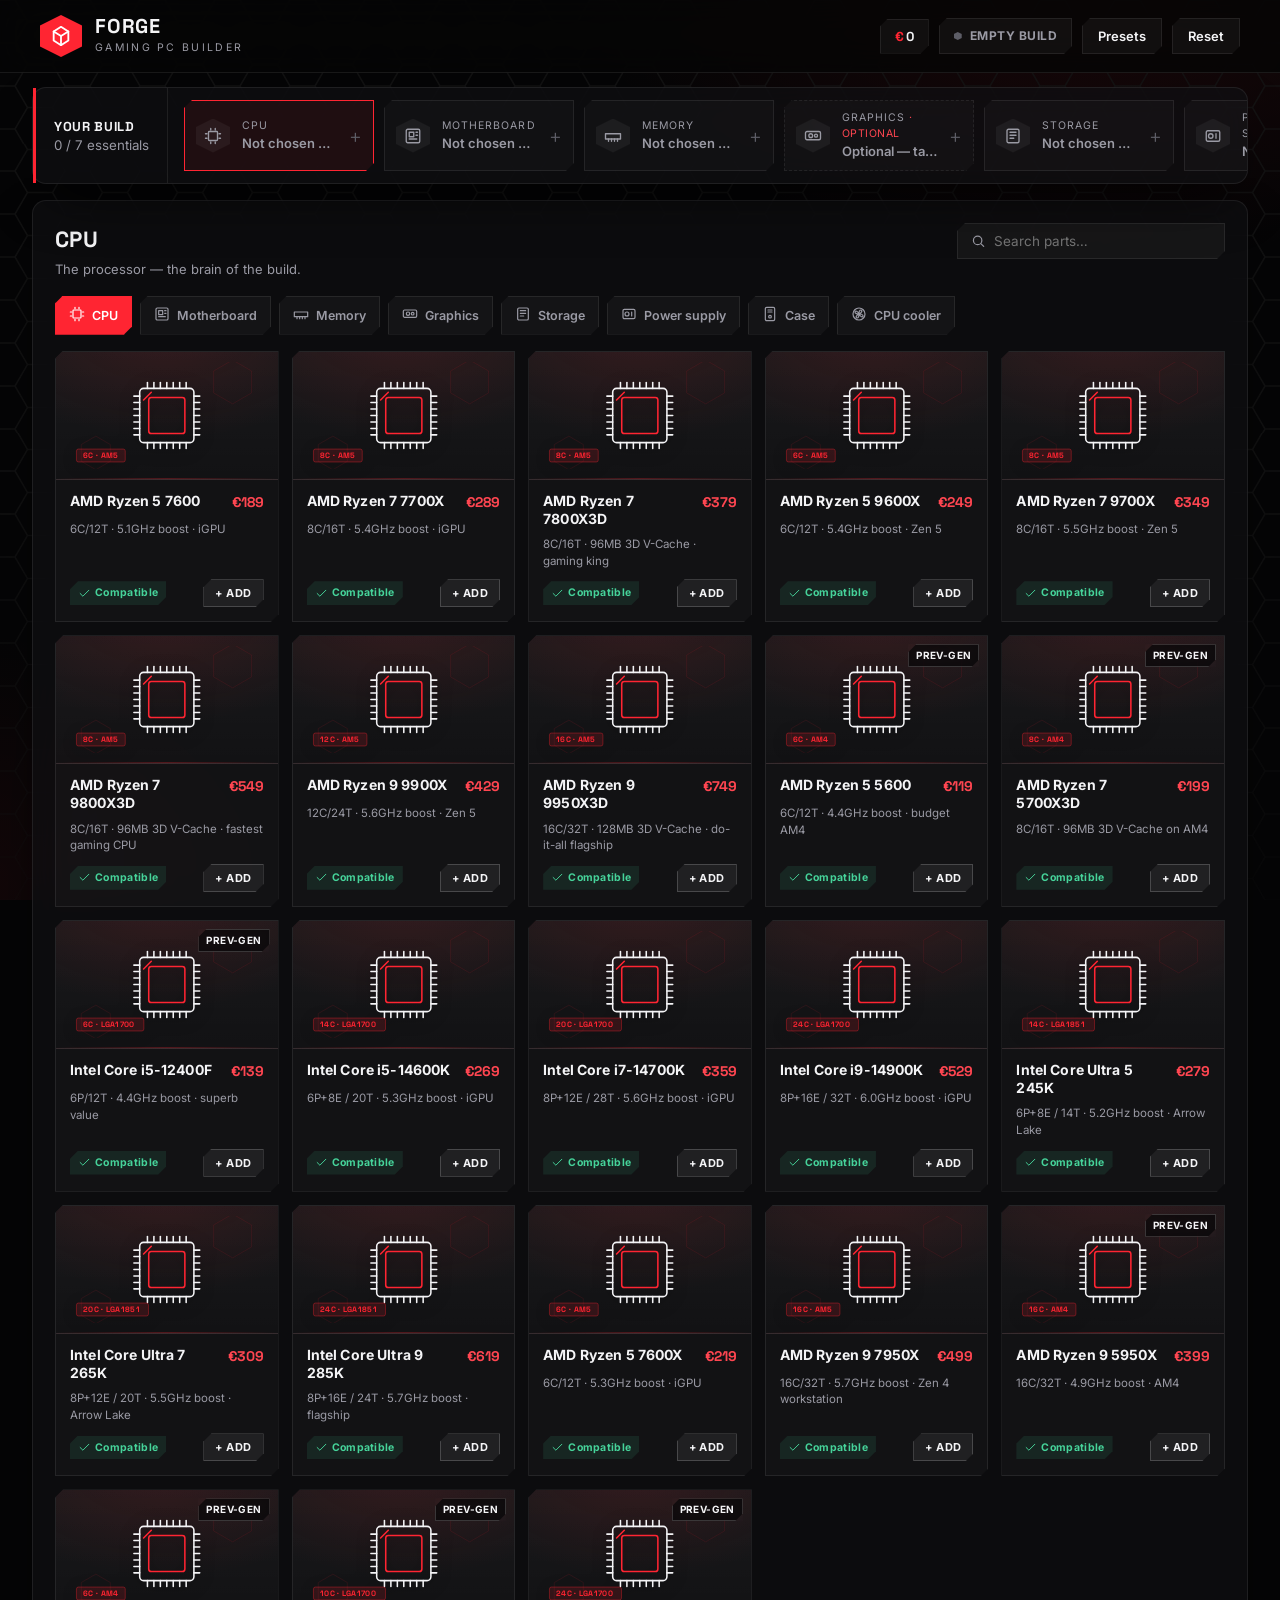
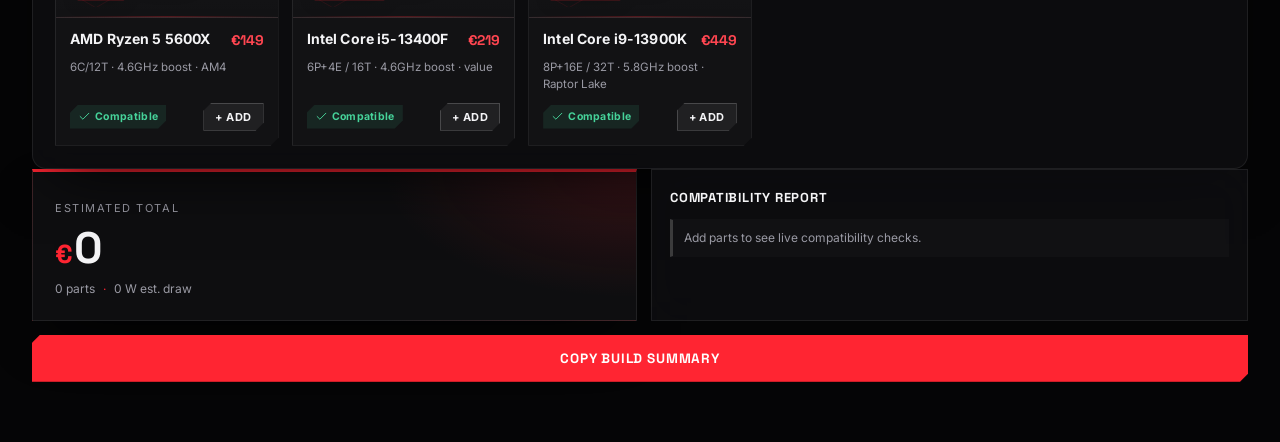
<file: index.html>
<!DOCTYPE html>
<html lang="en">
<head>
  <meta charset="UTF-8" />
  <!-- Never cache the HTML itself: the browser always re-fetches index.html and so always
       sees the current ?v= asset links. Prevents the "stuck on old cached code" problem on
       GitHub Pages (where we can't set HTTP cache headers). The ?v=N assets can still cache. -->
  <meta http-equiv="Cache-Control" content="no-cache, no-store, must-revalidate" />
  <meta http-equiv="Pragma" content="no-cache" />
  <meta http-equiv="Expires" content="0" />
  <meta name="viewport" content="width=device-width, initial-scale=1.0, viewport-fit=cover" />
  <meta name="theme-color" content="#050506" />
  <meta name="description" content="Forge — build the perfect gaming PC with real-time compatibility checking and live price estimates in euros." />
  <title>Forge · Gaming PC Builder</title>

  <link rel="icon" href="icons/icon.svg" type="image/svg+xml" />
  <link rel="stylesheet" href="css/styles.css?v=31" />
  <link rel="preconnect" href="https://fonts.googleapis.com" />
  <link rel="preconnect" href="https://fonts.gstatic.com" crossorigin />
  <link href="https://fonts.googleapis.com/css2?family=Space+Grotesk:wght@400;500;600;700&family=Inter:wght@400;500;600&display=swap" rel="stylesheet" />
</head>
<body>
  <div class="aurora" aria-hidden="true">
    <span class="blob blob-1"></span>
    <span class="blob blob-2"></span>
    <span class="blob blob-3"></span>
  </div>

  <header class="topbar">
    <div class="brand">
      <span class="brand-mark" aria-hidden="true">
        <svg viewBox="0 0 24 24" width="22" height="22" fill="none" stroke="currentColor" stroke-width="2" stroke-linecap="round" stroke-linejoin="round"><path d="M12 2 4 7v10l8 5 8-5V7z"/><path d="M12 22V12"/><path d="m4 7 8 5 8-5"/></svg>
      </span>
      <div class="brand-text">
        <h1>Forge</h1>
        <p>Gaming PC Builder</p>
      </div>
    </div>

    <div class="topbar-actions">
      <button class="topbar-total" id="topbarTotal" type="button" title="Build total — jump to the summary">
        <span class="cur">€</span><span id="topTotal">0</span>
      </button>
      <div class="health-pill" id="healthPill" title="Build health">
        <span class="health-dot"></span>
        <span id="healthLabel">Empty build</span>
      </div>
      <button class="ghost-btn" id="presetBtn" type="button" title="Start from a curated build">Presets</button>
      <button class="ghost-btn" id="resetBtn" type="button" title="Clear the build">Reset</button>
    </div>
  </header>

  <main class="layout">
    <!-- LEFT: Build slots -->
    <section class="panel build-panel" id="buildPanel" aria-label="Your build">
      <button class="panel-head build-toggle" id="buildToggle" type="button" aria-expanded="true" aria-controls="slotList">
        <span class="panel-head-main">
          <h2>Your build</h2>
          <span class="muted" id="slotProgress">0 / 7 essentials</span>
        </span>
        <span class="chevron" aria-hidden="true">
          <svg viewBox="0 0 24 24" width="18" height="18" fill="none" stroke="currentColor" stroke-width="2.4" stroke-linecap="round" stroke-linejoin="round"><path d="m6 9 6 6 6-6"/></svg>
        </span>
      </button>
      <div class="slot-collapse" id="slotCollapse">
        <ul class="slot-list" id="slotList"></ul>
      </div>
    </section>

    <!-- CENTER: Catalog -->
    <section class="panel catalog-panel" aria-label="Parts catalog">
      <div class="catalog-head">
        <div class="catalog-title">
          <h2 id="catalogTitle">Choose a category</h2>
          <p class="muted" id="catalogSub">Pick a slot on the left, or browse a category below.</p>
        </div>
        <div class="search-wrap">
          <svg viewBox="0 0 24 24" width="16" height="16" fill="none" stroke="currentColor" stroke-width="2" stroke-linecap="round"><circle cx="11" cy="11" r="7"/><path d="m21 21-4.3-4.3"/></svg>
          <input type="search" id="searchInput" placeholder="Search parts…" autocomplete="off" />
        </div>
      </div>

      <nav class="cat-tabs" id="catTabs" aria-label="Categories"></nav>

      <div class="compat-banner" id="compatBanner" hidden></div>

      <div class="part-grid" id="partGrid"></div>
      <div class="empty-state" id="emptyState" hidden>
        <p>No parts match your filter.</p>
      </div>
    </section>

    <!-- RIGHT: Summary -->
    <aside class="panel summary-panel" aria-label="Summary">
      <div class="summary-sticky">
        <div class="price-card">
          <span class="muted">Estimated total</span>
          <div class="price-big"><span class="cur">€</span><span id="totalPrice">0</span></div>
          <div class="price-meta">
            <span id="partCount">0 parts</span>
            <span class="dot-sep">·</span>
            <span id="wattReadout">0 W est. draw</span>
          </div>
          <div class="perf-estimate" id="perfEstimate" hidden>
            <div class="perf-head">
              <span class="perf-label">Performance estimate</span>
              <span class="perf-tier" id="perfTier">—</span>
            </div>
            <div class="perf-fpsrow">
              <span class="perf-fps"><span id="perfFps">—</span> <em>FPS avg</em></span>
              <span class="perf-res" id="perfRes">—</span>
            </div>
            <div class="perf-bar"><span id="perfBarFill"></span></div>
            <p class="perf-note" id="perfNote"></p>
          </div>
        </div>

        <div class="report" id="report">
          <h3>Compatibility report</h3>
          <ul class="report-list" id="reportList">
            <li class="report-item neutral">Add parts to see live compatibility checks.</li>
          </ul>
        </div>

        <div class="psu-meter" id="psuMeter" hidden>
          <div class="psu-meter-head">
            <span>PSU load</span>
            <span id="psuLoadText">—</span>
          </div>
          <div class="psu-bar"><span id="psuBarFill"></span></div>
          <p class="muted small" id="psuHint"></p>
        </div>

        <button class="primary-btn" id="shareBtn" type="button">Copy build summary</button>
      </div>
    </aside>
  </main>

  <!-- Mobile-only bottom tab navigation (desktop keeps the 3-column layout) -->
  <nav class="mobile-nav" id="mobileNav" aria-label="Sections">
    <button class="mnav-btn" data-mtab="build" type="button">
      <svg viewBox="0 0 24 24" width="22" height="22" fill="none" stroke="currentColor" stroke-width="2" stroke-linecap="round" stroke-linejoin="round"><path d="M12 2 4 7v10l8 5 8-5V7z"/><path d="m4 7 8 5 8-5"/><path d="M12 22V12"/></svg>
      <span>Build</span>
      <span class="mnav-badge" id="mnavBadge">0/7</span>
    </button>
    <button class="mnav-btn active" data-mtab="parts" type="button">
      <svg viewBox="0 0 24 24" width="22" height="22" fill="none" stroke="currentColor" stroke-width="2" stroke-linecap="round" stroke-linejoin="round"><rect x="3" y="3" width="7" height="7" rx="1"/><rect x="14" y="3" width="7" height="7" rx="1"/><rect x="3" y="14" width="7" height="7" rx="1"/><rect x="14" y="14" width="7" height="7" rx="1"/></svg>
      <span>Parts</span>
    </button>
    <button class="mnav-btn" data-mtab="summary" type="button">
      <svg viewBox="0 0 24 24" width="22" height="22" fill="none" stroke="currentColor" stroke-width="2" stroke-linecap="round" stroke-linejoin="round"><path d="M4 3h16v18l-3-2-2 2-3-2-3 2-2-2-3 2z"/><path d="M8 8h8M8 12h8M8 16h5"/></svg>
      <span class="mnav-total"><span class="cur">€</span><span id="mnavTotal">0</span></span>
    </button>
  </nav>

  <!-- Part detail route (hash: #/part/<id>) -->
  <section class="detail-view" id="partDetail" hidden aria-label="Part details"></section>

  <!-- Preset modal -->
  <div class="modal-backdrop" id="presetModal" hidden>
    <div class="modal" role="dialog" aria-modal="true" aria-labelledby="presetHeading">
      <div class="modal-head">
        <h2 id="presetHeading">Curated builds</h2>
        <button class="icon-btn" id="presetClose" aria-label="Close">✕</button>
      </div>
      <div class="preset-grid" id="presetGrid"></div>
    </div>
  </div>

  <div class="toast" id="toast" role="status" aria-live="polite" hidden></div>

  <script src="js/data.js?v=31"></script>
  <script src="js/art.js?v=31"></script>
  <script src="js/compat.js?v=31"></script>
  <script src="js/app.js?v=31"></script>
  <script>
    /* PWA/service-worker support was removed. This one-time cleanup unregisters any
       service worker a returning visitor still has and clears its caches, so nobody
       gets stuck being served stale files. Safe to delete once installs have aged out. */
    if ('serviceWorker' in navigator) {
      navigator.serviceWorker.getRegistrations().then((rs) => rs.forEach((r) => r.unregister())).catch(() => {});
      if (window.caches && caches.keys) {
        caches.keys().then((ks) => ks.forEach((k) => caches.delete(k))).catch(() => {});
      }
    }
  </script>
</body>
</html>
</file>
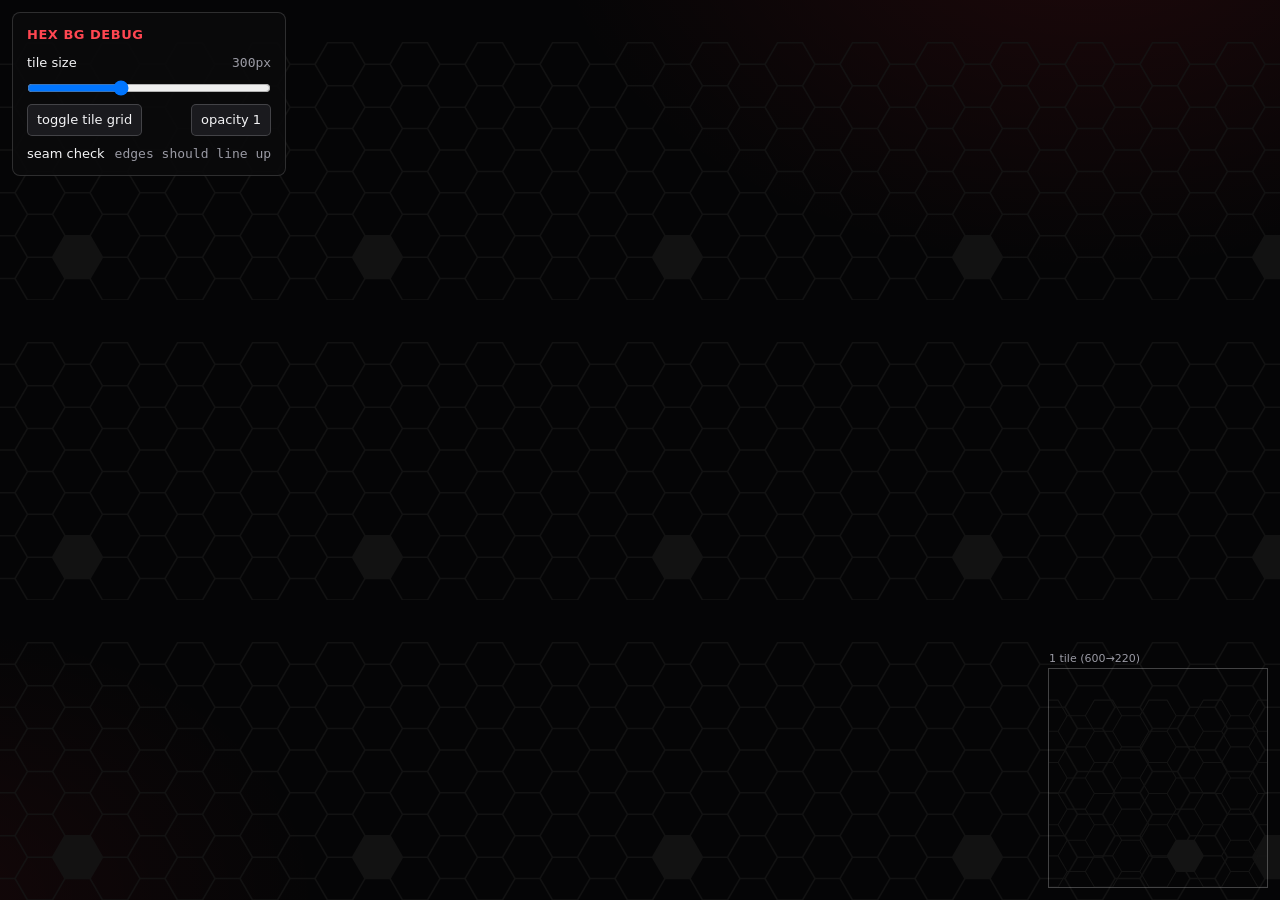
<file: debug/hex-bg.html>
<!DOCTYPE html>
<html lang="en">
<head>
  <meta charset="UTF-8" />
  <meta name="viewport" content="width=device-width, initial-scale=1.0" />
  <title>Hex background debug</title>
  <style>
    :root {
      --bg: #050506;
      --tile: 300px;               /* JS-controllable */
      --hex-src: url("../img/hex-tile.svg");
    }
    * { box-sizing: border-box; margin: 0; }
    html, body { height: 100%; }
    body { background: var(--bg); color: #f4f4f6; font: 13px/1.5 system-ui, sans-serif; overflow: hidden; }

    /* Exact replica of the app's .aurora + ::after background layer */
    .aurora { position: fixed; inset: 0; z-index: -2; overflow: hidden;
      background:
        radial-gradient(900px 600px at 85% -10%, rgba(255,37,50,0.10), transparent 60%),
        radial-gradient(700px 500px at -5% 100%, rgba(255,37,50,0.06), transparent 55%),
        var(--bg);
    }
    .aurora::after { content: ''; position: absolute; inset: 0; opacity: 0.85;
      background-image: var(--hex-src);
      background-repeat: repeat; background-size: var(--tile) var(--tile); background-position: center top;
    }

    /* Tile-boundary overlay: a grid whose cells are exactly one tile, so any
       break in the hex pattern at a cell edge = a seam / non-seamless tile. */
    .grid { position: fixed; inset: 0; z-index: -1; pointer-events: none; opacity: 0; transition: opacity .15s;
      background-image:
        linear-gradient(to right, rgba(0,255,120,0.9) 0 1px, transparent 1px),
        linear-gradient(to bottom, rgba(0,255,120,0.9) 0 1px, transparent 1px);
      background-size: var(--tile) var(--tile); background-position: center top;
    }
    body.show-grid .grid { opacity: 1; }

    .panel { position: fixed; top: 12px; left: 12px; z-index: 5;
      background: rgba(10,10,12,0.9); border: 1px solid rgba(255,255,255,0.15);
      padding: 12px 14px; border-radius: 8px; display: grid; gap: 8px; min-width: 220px; }
    .panel h1 { font-size: 13px; letter-spacing: .04em; text-transform: uppercase; color: #ff4651; }
    .row { display: flex; align-items: center; justify-content: space-between; gap: 10px; }
    button, input { font: inherit; }
    button { cursor: pointer; background: #1a1a1e; color: #f4f4f6; border: 1px solid rgba(255,255,255,0.18); padding: 5px 9px; border-radius: 5px; }
    button:hover { background: #ff2532; border-color: #ff2532; }
    code { color: #9a9aa4; }

    /* One raw tile, unrepeated, for inspecting the tile's own edges */
    .single { position: fixed; bottom: 12px; right: 12px; z-index: 5;
      width: 220px; height: 220px; border: 1px solid rgba(255,255,255,0.25);
      background-image: var(--hex-src); background-size: 100% 100%; background-repeat: no-repeat; }
    .single::after { content: '1 tile (600→220)'; position: absolute; top: -18px; left: 0; color: #9a9aa4; font-size: 11px; }
  </style>
</head>
<body>
  <div class="aurora"></div>
  <div class="grid"></div>

  <div class="panel">
    <h1>Hex BG debug</h1>
    <div class="row"><span>tile size</span><code id="tileVal">300px</code></div>
    <input id="tile" type="range" min="120" max="600" step="10" value="300" />
    <div class="row">
      <button id="gridBtn">toggle tile grid</button>
      <button id="opacBtn">opacity 1</button>
    </div>
    <div class="row"><span>seam check</span><code id="hint">edges should line up</code></div>
  </div>

  <div class="single" title="a single, unrepeated tile"></div>

  <script>
    const root = document.documentElement;
    const tile = document.getElementById('tile');
    const tileVal = document.getElementById('tileVal');
    tile.addEventListener('input', () => {
      root.style.setProperty('--tile', tile.value + 'px');
      tileVal.textContent = tile.value + 'px';
    });
    document.getElementById('gridBtn').onclick = () => document.body.classList.toggle('show-grid');
    let full = false;
    document.getElementById('opacBtn').onclick = (e) => {
      full = !full;
      document.querySelector('.aurora').style.setProperty('--o', full ? 1 : .85);
      document.styleSheets[0]; // noop
      document.querySelector('.aurora').firstElementChild; // noop
      const style = document.createElement('style');
      style.textContent = `.aurora::after{opacity:${full ? 1 : .85} !important}`;
      document.head.appendChild(style);
      e.target.textContent = full ? 'opacity .85' : 'opacity 1';
    };
  </script>
</body>
</html>
</file>
<file: css/styles.css>
/* =========================================================================
   Forge · Styles — hard red / white on black, hexagon aesthetic
   ========================================================================= */
:root {
  --bg: #050506;
  --bg-2: #0a0a0c;
  --panel: rgba(16, 16, 18, 0.72);
  --panel-solid: #0e0e10;
  --stroke: rgba(255, 255, 255, 0.08);
  --stroke-strong: rgba(255, 255, 255, 0.18);
  --text: #f4f4f6;
  --muted: #9a9aa4;
  --muted-2: #5d5d66;

  --red: #ff2532;
  --red-bright: #ff4651;
  --red-deep: #9c0d16;
  --red-glow: rgba(255, 37, 50, 0.55);

  --ok: #46d39a;
  --warn: #f5a524;
  --err: #ff2532;
  --info: #d8d8de;

  --radius: 14px;
  --radius-sm: 10px;
  --shadow: 0 24px 60px -22px rgba(0, 0, 0, 0.85);
  --shadow-glow: 0 0 0 1px var(--stroke), 0 18px 44px -22px var(--red-glow);

  --font: 'Inter', system-ui, -apple-system, 'Segoe UI', sans-serif;
  --display: 'Space Grotesk', var(--font);

  /* angular "serious" corner cut for buttons/badges */
  --cut: polygon(8px 0, 100% 0, 100% calc(100% - 8px), calc(100% - 8px) 100%, 0 100%, 0 8px);
}

* { box-sizing: border-box; margin: 0; padding: 0; }
/* The `hidden` attribute must always win — otherwise an explicit `display`
   rule (e.g. on .modal-backdrop) keeps an invisible overlay on top of the
   page, silently intercepting every click. */
[hidden] { display: none !important; }
html { scroll-behavior: smooth; }
body {
  font-family: var(--font);
  background: var(--bg);
  color: var(--text);
  line-height: 1.5;
  min-height: 100vh;
  overflow-x: hidden;
  -webkit-font-smoothing: antialiased;
}

/* ---- Themed scrollbars ---- */
* { scrollbar-width: thin; scrollbar-color: var(--red-deep) transparent; }
*::-webkit-scrollbar { width: 10px; height: 10px; }
*::-webkit-scrollbar-track { background: rgba(255, 255, 255, 0.025); }
*::-webkit-scrollbar-thumb {
  background: linear-gradient(180deg, var(--red), var(--red-deep));
  border: 2px solid var(--bg); border-radius: 2px;
}
*::-webkit-scrollbar-thumb:hover { background: var(--red-bright); }
*::-webkit-scrollbar-corner { background: transparent; }

/* ---- Background: hexagon grid + red glow ---- */
.aurora { position: fixed; inset: 0; z-index: -1; overflow: hidden;
  background:
    radial-gradient(900px 600px at 85% -10%, rgba(255, 37, 50, 0.10), transparent 60%),
    radial-gradient(700px 500px at -5% 100%, rgba(255, 37, 50, 0.06), transparent 55%),
    var(--bg);
}
/* Tileable hexagon mesh (external SVG, fill #141414) sits on the near-black base.
   Kept subtle so the red glows and content stay dominant.
   The SVG's viewBox is cropped to exactly ONE vertical hex period (1200/7 ≈ 171.43u);
   its 600×171.43 aspect must be preserved when tiling or the tile stops being seamless,
   so use `300px auto` (→ 300×85.71) — never a square size like `300px 300px`. */
.aurora::after { content: ''; position: absolute; inset: 0; opacity: 0.85;
  background-image: url("../img/hex-tile.svg?v=11");
  background-repeat: repeat; background-size: 300px auto; background-position: center top;
  -webkit-mask-image: radial-gradient(140% 120% at 50% 0%, #000 55%, transparent 100%);
          mask-image: radial-gradient(140% 120% at 50% 0%, #000 55%, transparent 100%);
}
.blob { display: none; }

/* ---- Topbar ---- */
.topbar {
  position: sticky; top: 0; z-index: 40;
  display: flex; align-items: center; justify-content: space-between; gap: 16px;
  padding: 15px clamp(16px, 4vw, 40px);
  background: rgba(5, 5, 6, 0.82);
  backdrop-filter: blur(18px) saturate(120%);
  border-bottom: 1px solid var(--stroke);
}
.brand { display: flex; align-items: center; gap: 13px; }
.brand-mark {
  display: grid; place-items: center; width: 42px; height: 42px; color: #fff;
  background: var(--red);
  clip-path: polygon(50% 0, 100% 25%, 100% 75%, 50% 100%, 0 75%, 0 25%);
  box-shadow: 0 8px 22px -8px var(--red-glow);
}
.brand-text h1 { font-family: var(--display); font-size: 20px; letter-spacing: 0.04em; line-height: 1; text-transform: uppercase; }
.brand-text p { font-size: 10.5px; color: var(--muted); letter-spacing: 0.22em; text-transform: uppercase; margin-top: 4px; }

.topbar-actions { display: flex; align-items: center; gap: 10px; }
.ghost-btn {
  font-family: var(--font); font-size: 13px; font-weight: 600; color: var(--text);
  background: rgba(255, 255, 255, 0.04); border: 1px solid var(--stroke);
  padding: 9px 15px; cursor: pointer; transition: all 0.16s; clip-path: var(--cut);
}

/* Running total in the topbar — only shown in the tablet band (901–1180px),
   where the summary panel lives below the whole catalog. */
.topbar-total {
  display: none; align-items: center; gap: 2px;
  font-family: var(--display); font-size: 13px; font-weight: 700; color: var(--text);
  background: rgba(255, 255, 255, 0.04); border: 1px solid var(--stroke);
  padding: 8px 14px; cursor: pointer; clip-path: var(--cut);
}
.topbar-total .cur { color: var(--red); }

.health-pill {
  display: inline-flex; align-items: center; gap: 8px;
  font-size: 12px; font-weight: 700; padding: 8px 14px; letter-spacing: 0.04em; text-transform: uppercase;
  border: 1px solid var(--stroke); background: rgba(255, 255, 255, 0.04); color: var(--muted);
  clip-path: var(--cut);
}
.health-dot { width: 8px; height: 8px; background: var(--muted-2); clip-path: polygon(50% 0, 100% 25%, 100% 75%, 50% 100%, 0 75%, 0 25%); }
.health-pill.empty { color: var(--muted); }
.health-pill.ok    { color: var(--ok);  border-color: rgba(70, 211, 154, 0.4); background: rgba(70, 211, 154, 0.10); }
.health-pill.warn  { color: var(--warn);border-color: rgba(245, 165, 36, 0.4); background: rgba(245, 165, 36, 0.10); }
.health-pill.error { color: var(--red-bright); border-color: rgba(255, 37, 50, 0.45); background: rgba(255, 37, 50, 0.12); }
.health-pill.ok .health-dot   { background: var(--ok); }
.health-pill.warn .health-dot { background: var(--warn); }
.health-pill.error .health-dot{ background: var(--red); animation: pulse 1.1s infinite; }
@keyframes pulse { 0% { box-shadow: 0 0 0 0 var(--red-glow); } 70% { box-shadow: 0 0 0 7px transparent; } 100% { box-shadow: 0 0 0 0 transparent; } }

/* ---- Layout ---- */
.layout {
  display: grid; grid-template-columns: 320px minmax(0, 1fr) 340px;
  gap: 18px; padding: 18px clamp(14px, 4vw, 40px) 60px;
  max-width: 1660px; margin: 0 auto; align-items: start;
}
.panel {
  background: var(--panel); border: 1px solid var(--stroke); border-radius: var(--radius);
  backdrop-filter: blur(20px) saturate(120%); box-shadow: var(--shadow);
}

/* ---- Build panel (left) ---- */
/* Sticky, but NOT internally scrolled — the whole page scrolls. A sticky column
   taller than the viewport still reveals its bottom at max page scroll (its bottom
   aligns with the grid cell / page bottom), so nothing is trapped, and we avoid a
   second nested scrollbar (owner: too many individual scrollers feels crowded). */
.build-panel { padding: 0; position: sticky; top: 90px; overflow: hidden; }
.build-toggle {
  width: 100%; display: flex; align-items: center; justify-content: space-between; gap: 12px;
  background: none; border: none; cursor: pointer; color: var(--text);
  padding: 18px 20px; text-align: left; font-family: var(--font);
  border-left: 3px solid var(--red);
}
.panel-head-main { display: flex; align-items: baseline; gap: 12px; flex-wrap: wrap; }
.build-toggle h2 { font-family: var(--display); font-size: 15px; letter-spacing: 0.05em; text-transform: uppercase; }
.chevron { display: grid; place-items: center; color: var(--muted); transition: transform 0.3s cubic-bezier(0.2, 0.8, 0.2, 1); }
.build-panel.collapsed .chevron { transform: rotate(-90deg); }
.muted { color: var(--muted); }
.small { font-size: 12px; }

.slot-collapse {
  display: grid; grid-template-columns: minmax(0, 1fr); grid-template-rows: 1fr;
  transition: grid-template-rows 0.34s cubic-bezier(0.2, 0.8, 0.2, 1), opacity 0.24s;
  overflow: hidden; opacity: 1;
}
.build-panel.collapsed .slot-collapse { grid-template-rows: 0fr; opacity: 0; }
.slot-list { list-style: none; display: flex; flex-direction: column; gap: 9px; padding: 0 16px 18px; min-height: 0; }

.slot {
  display: flex; align-items: center; gap: 12px; padding: 10px 12px;
  border: 1px solid var(--stroke); background: rgba(255, 255, 255, 0.02);
  cursor: pointer; transition: all 0.16s; position: relative;
  clip-path: var(--cut);
}
.slot.active { border-color: var(--red); background: rgba(255, 37, 50, 0.08); }
.slot-ico { display: grid; place-items: center; width: 38px; height: 38px; flex-shrink: 0;
  background: rgba(255, 255, 255, 0.05); color: var(--muted);
  clip-path: polygon(50% 0, 100% 25%, 100% 75%, 50% 100%, 0 75%, 0 25%); }
.slot-thumb { width: 50px; height: 38px; flex-shrink: 0; display: grid; place-items: center;
  background: rgba(255, 37, 50, 0.06); border: 1px solid rgba(255, 37, 50, 0.18); overflow: hidden;
  clip-path: var(--cut); }
.slot-thumb svg { width: 100%; height: 100%; }
.slot-body { display: flex; flex-direction: column; min-width: 0; flex: 1; }
.slot-cat { font-size: 10.5px; color: var(--muted); letter-spacing: 0.1em; text-transform: uppercase; }
.slot-cat em { color: var(--red-bright); font-style: normal; letter-spacing: 0.04em; }
.slot-name { font-size: 13px; font-weight: 600; white-space: nowrap; overflow: hidden; text-overflow: ellipsis; }
.slot-price { font-family: var(--display); font-size: 13px; font-weight: 700; color: #fff; flex-shrink: 0; }
.slot-add { font-size: 20px; color: var(--muted-2); font-weight: 300; }
.slot.optional { border-style: dashed; }
.slot-remove {
  position: absolute; top: -4px; right: -4px; width: 20px; height: 20px;
  background: var(--red); color: #fff; border: 2px solid var(--bg); font-size: 10px; cursor: pointer;
  opacity: 0; transition: opacity 0.15s; display: grid; place-items: center;
  clip-path: polygon(50% 0, 100% 25%, 100% 75%, 50% 100%, 0 75%, 0 25%);
}

/* ---- Catalog (center) ---- */
.catalog-panel { padding: 22px; min-height: 70vh; }
.catalog-head { display: flex; align-items: flex-start; justify-content: space-between; gap: 16px; margin-bottom: 16px; flex-wrap: wrap; }
.catalog-title h2 { font-family: var(--display); font-size: 22px; letter-spacing: 0.02em; text-transform: uppercase; }
.catalog-title p { font-size: 13px; margin-top: 4px; max-width: 46ch; color: var(--muted); }
.search-wrap { display: flex; align-items: center; gap: 8px; padding: 9px 13px;
  background: rgba(255, 255, 255, 0.04); border: 1px solid var(--stroke); color: var(--muted); min-width: 220px; clip-path: var(--cut); }
.search-wrap input { background: none; border: none; outline: none; color: var(--text); font-family: var(--font); font-size: 13.5px; width: 100%; }
.search-wrap:focus-within { border-color: var(--red); }

.cat-tabs { display: flex; gap: 8px; overflow-x: auto; padding-bottom: 12px; margin-bottom: 4px; }
.cat-tabs.fade-r { -webkit-mask-image: linear-gradient(to right, black calc(100% - 32px), transparent 100%); mask-image: linear-gradient(to right, black calc(100% - 32px), transparent 100%); }
.cat-tabs.fade-l { -webkit-mask-image: linear-gradient(to left, black calc(100% - 32px), transparent 100%); mask-image: linear-gradient(to left, black calc(100% - 32px), transparent 100%); }
.cat-tabs.fade-l.fade-r { -webkit-mask-image: linear-gradient(to right, transparent 0, black 32px, black calc(100% - 32px), transparent 100%); mask-image: linear-gradient(to right, transparent 0, black 32px, black calc(100% - 32px), transparent 100%); }
.cat-tab {
  display: inline-flex; align-items: center; gap: 7px; flex-shrink: 0;
  font-family: var(--font); font-size: 12.5px; font-weight: 600; color: var(--muted);
  background: rgba(255, 255, 255, 0.03); border: 1px solid var(--stroke);
  padding: 9px 13px; cursor: pointer; transition: all 0.14s; clip-path: var(--cut);
}
.cat-tab.active { color: #fff; background: var(--red); border-color: var(--red); }
.cat-tab.filled:not(.active) .cat-tab-ico { color: var(--ok); }
.cat-tab .tab-tick { color: var(--ok); display: inline-flex; }
.cat-tab.active .tab-tick { color: #fff; }

.compat-banner {
  font-size: 12.5px; color: var(--muted); padding: 11px 14px; margin-bottom: 16px; line-height: 1.5;
  background: rgba(255, 37, 50, 0.06); border: 1px solid rgba(255, 37, 50, 0.22); border-left: 3px solid var(--red);
}
.compat-banner strong { color: var(--red-bright); }

/* ---- Part grid ---- */
.part-grid { display: grid; grid-template-columns: repeat(auto-fill, minmax(228px, 1fr)); gap: 13px; }
.part-card {
  text-align: left; font-family: var(--font); color: var(--text); cursor: pointer;
  background: rgba(255, 255, 255, 0.025); border: 1px solid var(--stroke);
  padding: 0 0 14px; display: flex; flex-direction: column; gap: 8px;
  transition: all 0.16s; position: relative; overflow: hidden; clip-path: var(--cut);
}
.part-card.selected { border-color: var(--red); background: rgba(255, 37, 50, 0.07); box-shadow: var(--shadow-glow); }
.part-card.flag-error { opacity: 0.66; }

.part-media {
  position: relative; height: 128px; margin-bottom: 4px; padding: 10px 14px;
  background:
    radial-gradient(130% 130% at 50% -20%, rgba(255, 37, 50, 0.12), transparent 68%),
    linear-gradient(180deg, rgba(255, 255, 255, 0.03), rgba(255, 255, 255, 0));
  border-bottom: 1px solid var(--stroke);
  display: grid; place-items: center; overflow: hidden;
}
/* faint red hairline seam under the illustration, echoing the panel accents */
.part-media::after { content: ''; position: absolute; left: 0; right: 0; bottom: 0; height: 1px;
  background: linear-gradient(90deg, transparent, var(--red-glow), transparent); opacity: 0.5; }
.part-media .part-art { width: 100%; height: 100%; filter: drop-shadow(0 3px 8px rgba(0, 0, 0, 0.45)); }
.part-card:hover .part-media { background:
    radial-gradient(130% 130% at 50% -20%, rgba(255, 37, 50, 0.18), transparent 68%),
    linear-gradient(180deg, rgba(255, 255, 255, 0.04), rgba(255, 255, 255, 0)); }
.part-card.selected .part-media { background: radial-gradient(130% 130% at 50% -20%, rgba(255, 37, 50, 0.24), transparent 68%); }
.shortage-tag {
  position: absolute; top: 8px; left: 8px; font-size: 10px; font-weight: 700; letter-spacing: 0.04em;
  color: #fff; background: var(--warn); padding: 3px 7px; clip-path: var(--cut); text-transform: uppercase;
}
.part-top { display: flex; align-items: flex-start; justify-content: space-between; gap: 10px; padding: 0 14px; }
.part-top h3 { font-size: 14px; font-weight: 700; line-height: 1.3; letter-spacing: 0.01em; }
.part-price { font-family: var(--display); font-size: 14px; font-weight: 700; color: var(--red-bright); white-space: nowrap; }
.part-spec { font-size: 11.5px; color: var(--muted); line-height: 1.45; flex: 1; padding: 0 14px; }
.part-foot { display: flex; align-items: center; justify-content: space-between; gap: 8px; padding: 0 14px; margin-top: 2px; }
.part-flag { display: inline-flex; align-items: center; gap: 4px; font-size: 10.5px; font-weight: 700; padding: 4px 8px; letter-spacing: 0.03em; clip-path: var(--cut); }
.part-flag.ok   { color: var(--ok);   background: rgba(70, 211, 154, 0.10); }
.part-flag.warn { color: var(--warn); background: rgba(245, 165, 36, 0.12); }
.part-flag.err  { color: var(--red-bright); background: rgba(255, 37, 50, 0.14); }
.quick-add {
  font-family: var(--font); font-size: 11px; font-weight: 700; letter-spacing: 0.04em; text-transform: uppercase;
  color: var(--text); background: rgba(255, 255, 255, 0.06); border: 1px solid var(--stroke-strong);
  padding: 6px 11px; cursor: pointer; transition: all 0.14s; clip-path: var(--cut);
}
.quick-add.added { background: rgba(70, 211, 154, 0.14); border-color: rgba(70, 211, 154, 0.5); color: var(--ok); }

/* ---- Part detail page (hash route) ---- */
.detail-view {
  position: fixed; inset: 0; z-index: 70; overflow-y: auto;
  background:
    radial-gradient(900px 600px at 85% -10%, rgba(255, 37, 50, 0.10), transparent 60%),
    var(--bg);
  animation: detailIn 0.22s cubic-bezier(0.2, 0.8, 0.2, 1);
}
@keyframes detailIn { from { opacity: 0; transform: translateY(12px); } to { opacity: 1; transform: none; } }
body.detail-open { overflow: hidden; }
.detail-inner { max-width: 1000px; margin: 0 auto; padding: 18px clamp(16px, 5vw, 40px) 80px; }
.detail-bar { display: flex; align-items: center; gap: 14px; position: sticky; top: 0; padding: 12px 0; z-index: 2;
  background: linear-gradient(var(--bg), rgba(5,5,6,0.6) 70%, transparent); }
.detail-back {
  display: inline-flex; align-items: center; gap: 7px; font-family: var(--display); font-size: 13px; font-weight: 700;
  text-transform: uppercase; letter-spacing: 0.05em; color: #fff; cursor: pointer;
  background: var(--red); border: none; padding: 10px 16px; clip-path: var(--cut); box-shadow: 0 8px 20px -10px var(--red-glow);
}
.detail-cat { font-family: var(--display); font-size: 12px; letter-spacing: 0.16em; text-transform: uppercase; color: var(--muted); }

.detail-grid { display: grid; grid-template-columns: minmax(0, 0.9fr) minmax(0, 1.1fr); gap: clamp(18px, 4vw, 36px); margin-top: 8px; }
.detail-media {
  position: relative; aspect-ratio: 4 / 3; border: 1px solid var(--stroke); border-top: 3px solid var(--red);
  background:
    radial-gradient(120% 120% at 50% 0%, rgba(255, 37, 50, 0.12), transparent 70%),
    rgba(255, 255, 255, 0.02);
  display: grid; place-items: center; overflow: hidden; position: sticky; top: 70px;
}
.detail-media .part-art { width: 86%; height: 86%; filter: drop-shadow(0 6px 16px rgba(0, 0, 0, 0.5)); }
.detail-media .shortage-tag { z-index: 2; }

.detail-info h2 { font-family: var(--display); font-size: clamp(22px, 4vw, 30px); letter-spacing: 0.01em; line-height: 1.15; }
.detail-spec { color: var(--muted); font-size: 14px; margin-top: 8px; }
.detail-pricerow { display: flex; align-items: center; gap: 16px; flex-wrap: wrap; margin: 20px 0 8px; }
.detail-price { font-family: var(--display); font-size: 30px; font-weight: 700; color: var(--red-bright); }
.detail-add { flex: 1; min-width: 180px; }
.detail-add.is-remove { background: rgba(255, 255, 255, 0.06); color: var(--text); box-shadow: none; }
.detail-h3 { font-family: var(--display); font-size: 13px; text-transform: uppercase; letter-spacing: 0.08em; color: var(--muted); margin: 26px 0 12px; }
.spec-list { display: flex; flex-direction: column; gap: 0; border: 1px solid var(--stroke); }
.spec-row { display: grid; grid-template-columns: 0.8fr 1.2fr; gap: 14px; padding: 12px 14px; border-bottom: 1px solid var(--stroke); }
.spec-row:last-child { border-bottom: none; }
.spec-row:nth-child(odd) { background: rgba(255, 255, 255, 0.02); }
.spec-row dt { color: var(--muted); font-size: 12.5px; }
.spec-row dd { font-size: 13.5px; font-weight: 500; }
.detail-compat { max-height: none; }
.detail-foot-note { font-size: 12px; color: var(--warn); margin-top: 16px; }

/* ---- Real product photo (owner image set) + line-art fallback ---- */
/* Absolutely-positioned so the image always fits its box via object-fit:contain — in a
   `place-items:center` grid a percentage-height replaced element grows the track to its
   intrinsic height and gets clipped by the fixed aspect-ratio box (only the top shows). */
.part-photo { position: absolute; inset: 0; width: 100%; height: 100%; object-fit: contain; display: block; }
.art-fallback { display: none; width: 100%; height: 100%; }
.part-media.photo-failed .art-fallback { display: grid; place-items: center; }
/* White-background product shots sit on a light plate so they blend; line-art keeps the
   dark blueprint look. On load failure the JS strips .has-photo → dark plate + line-art. */
.part-media.has-photo,
.detail-media.has-photo { background: radial-gradient(120% 120% at 50% 12%, #fbfbfd, #ccccd4); }
.part-media.has-photo::after { opacity: 0.25; }
.detail-media.has-photo .part-photo { padding: 22px; }

/* ---- Case detail: store-style multi-angle gallery ---- */
/* Plain block flow (not flex) so the main image and the thumbnail strip always stack —
   flex was mis-allocating the main's height and letting the image overlap the thumbs. */
.detail-gallery { position: sticky; top: 70px; }
.gallery-main { position: relative; cursor: zoom-in; }
/* Product shots (esp. tall case photos) show in full — the main frame is a plain block
   that sizes to the image (capped), rather than a fixed 4:3 grid box. `display:block`
   (not the inherited grid) makes the box height equal the image height, so the thumbnail
   strip below meets it exactly instead of overlapping it. */
/* `top: 0` cancels the inherited `.detail-media { top: 70px }` sticky offset — otherwise
   this position:relative box renders 70px lower than its flow slot and covers the thumbs. */
.gallery-main.detail-media { display: block; aspect-ratio: auto; overflow: hidden; min-height: 0; top: 0; }
.gallery-main .part-photo { position: static; display: block; width: 100%; height: auto; max-height: 60vh; }
.gallery-zoom {
  position: absolute; bottom: 10px; right: 10px; display: inline-flex; align-items: center; gap: 5px;
  font-size: 11px; font-weight: 700; letter-spacing: 0.03em; text-transform: uppercase; color: #fff;
  background: rgba(6, 6, 8, 0.72); border: 1px solid var(--stroke-strong); padding: 5px 9px;
  clip-path: var(--cut); opacity: 0; transition: opacity 0.15s;
}
.gallery-main:hover .gallery-zoom { opacity: 1; }
.gallery-thumbs { display: flex; gap: 8px; overflow-x: auto; padding-bottom: 2px; margin-top: 10px; }
.gallery-thumb {
  flex: 0 0 auto; width: 66px; height: 66px; padding: 4px; cursor: pointer;
  background: radial-gradient(120% 120% at 50% 12%, #fbfbfd, #ccccd4);
  border: 1px solid var(--stroke); transition: border-color 0.14s; clip-path: var(--cut);
}
.gallery-thumb img { width: 100%; height: 100%; object-fit: contain; display: block; }
.gallery-thumb:hover { border-color: var(--stroke-strong); }
.gallery-thumb.active { border-color: var(--red); box-shadow: 0 0 0 1px var(--red); }

/* ---- Lightbox (full-size viewer) ---- */
.lightbox { position: fixed; inset: 0; z-index: 90; display: none; place-items: center;
  background: rgba(2, 2, 4, 0.92); backdrop-filter: blur(6px); padding: 5vh 6vw; }
.lightbox.open { display: grid; }
.lb-img { max-width: 88vw; max-height: 84vh; object-fit: contain; background: #fff; border: 1px solid var(--stroke-strong); }
.lb-close, .lb-nav {
  background: rgba(255, 255, 255, 0.08); border: 1px solid var(--stroke-strong); color: #fff; cursor: pointer;
  width: 46px; height: 46px; font-size: 22px; line-height: 1; display: grid; place-items: center; clip-path: var(--cut);
}
.lb-close { position: absolute; top: 18px; right: 22px; }
.lb-close:hover, .lb-nav:hover { background: var(--red); border-color: var(--red); }
.lb-nav { position: absolute; top: 50%; transform: translateY(-50%); font-size: 30px; }
.lb-prev { left: 20px; }
.lb-next { right: 20px; }
.lb-count { position: absolute; bottom: 20px; left: 50%; transform: translateX(-50%);
  color: var(--muted); font-family: var(--display); font-size: 13px; letter-spacing: 0.05em; }
body.lightbox-open { overflow: hidden; }

/* "Prev-gen" badge on legacy parts */
.legacy-tag {
  position: absolute; top: 8px; right: 8px; z-index: 2;
  font-size: 10px; font-weight: 700; letter-spacing: 0.04em; text-transform: uppercase;
  color: var(--text); background: rgba(6, 6, 8, 0.72); border: 1px solid var(--stroke-strong);
  padding: 3px 7px; clip-path: var(--cut); backdrop-filter: blur(4px);
}

/* ---- Detail: availability warning for cycled-out parts ---- */
/* "View at Currys" link (present when a case has scraped Currys data) */
.currys-btn {
  display: inline-flex; align-items: center; gap: 6px; margin: 2px 0 6px;
  font-family: var(--display); font-size: 12.5px; font-weight: 700; letter-spacing: 0.04em; text-transform: uppercase;
  color: var(--text); background: rgba(255, 255, 255, 0.05); border: 1px solid var(--stroke-strong);
  padding: 9px 15px; clip-path: var(--cut); text-decoration: none; transition: all 0.15s;
}
.currys-btn:hover { background: var(--red); border-color: var(--red); color: #fff; }

.oos-note {
  display: flex; align-items: flex-start; gap: 8px; margin: 2px 0 8px;
  font-size: 12px; line-height: 1.45; color: #f6e2b8;
}
.oos-note svg { color: var(--warn); flex-shrink: 0; margin-top: 1px; }

.avail-warn {
  display: flex; align-items: flex-start; gap: 9px; margin: 16px 0 4px;
  font-size: 12.5px; line-height: 1.5; color: #f6e2b8;
  background: rgba(245, 165, 36, 0.08); border: 1px solid rgba(245, 165, 36, 0.28);
  border-left: 3px solid var(--warn); padding: 11px 13px;
}
.avail-warn svg { color: var(--warn); flex-shrink: 0; margin-top: 1px; }
.avail-warn strong { color: var(--warn); }

/* ---- Detail: "Our take" recommendation ---- */
.advice {
  margin: 18px 0 4px; padding: 15px 16px;
  background: rgba(255, 37, 50, 0.05); border: 1px solid var(--stroke); border-left: 3px solid var(--red);
}
.advice-head { display: flex; align-items: center; gap: 12px; margin-bottom: 9px; }
.advice-head .detail-h3 { margin: 0; color: var(--text); }
.advice-tier {
  font-family: var(--display); font-size: 11px; font-weight: 700; letter-spacing: 0.05em; text-transform: uppercase;
  color: #fff; background: var(--red); padding: 3px 9px; clip-path: var(--cut);
}
.advice-summary { font-size: 13.5px; line-height: 1.55; color: var(--text); }
.advice-tags { display: flex; flex-wrap: wrap; gap: 7px; margin-top: 12px; }
.advice-tag {
  font-size: 11px; font-weight: 600; color: var(--muted);
  background: rgba(255, 255, 255, 0.05); border: 1px solid var(--stroke); padding: 4px 9px; clip-path: var(--cut);
}

/* ---- Summary: build performance estimate ---- */
.perf-estimate { margin-top: 16px; padding-top: 14px; border-top: 1px solid var(--stroke); }
.perf-head { display: flex; align-items: center; justify-content: space-between; margin-bottom: 10px; }
.perf-label { font-size: 11px; letter-spacing: 0.14em; text-transform: uppercase; color: var(--muted); }
.perf-tier {
  font-family: var(--display); font-size: 11px; font-weight: 700; letter-spacing: 0.05em; text-transform: uppercase;
  color: #fff; background: var(--red); padding: 3px 9px; clip-path: var(--cut);
}
.perf-fpsrow { display: flex; align-items: baseline; justify-content: space-between; gap: 10px; margin-bottom: 9px; }
.perf-fps { font-family: var(--display); font-size: 25px; font-weight: 700; color: #fff; line-height: 1; }
.perf-fps em { font-size: 12px; font-weight: 600; font-style: normal; color: var(--muted); letter-spacing: 0.02em; }
.perf-res { font-size: 12.5px; font-weight: 700; color: var(--red-bright); text-transform: uppercase; letter-spacing: 0.04em; white-space: nowrap; }
.perf-bar { height: 8px; background: rgba(255, 255, 255, 0.07); overflow: hidden; clip-path: var(--cut); }
.perf-bar span { display: block; height: 100%; transition: width 0.5s cubic-bezier(0.2, 0.8, 0.2, 1); }
.perf-bar span.high { background: linear-gradient(90deg, #2bb98a, var(--ok)); }
.perf-bar span.mid  { background: linear-gradient(90deg, #d99a1f, var(--warn)); }
.perf-bar span.low  { background: linear-gradient(90deg, var(--red-deep), var(--red)); }
.perf-note { margin-top: 9px; font-size: 11.5px; line-height: 1.45; color: var(--muted); }

.empty-state { text-align: center; padding: 60px 20px; color: var(--muted); }

/* ---- Summary (right) ---- */
.summary-panel { padding: 0; background: none; border: none; box-shadow: none; backdrop-filter: none; }
.summary-sticky { position: sticky; top: 90px; display: flex; flex-direction: column; gap: 14px; }
.price-card {
  padding: 22px; border: 1px solid var(--stroke); border-top: 3px solid var(--red);
  background: radial-gradient(360px 180px at 100% 0%, rgba(255, 37, 50, 0.16), transparent 70%), var(--panel-solid);
  box-shadow: var(--shadow);
}
.price-card .muted { font-size: 11px; letter-spacing: 0.14em; text-transform: uppercase; }
.price-big { font-family: var(--display); font-size: 44px; font-weight: 700; letter-spacing: -0.02em; line-height: 1; margin: 8px 0 10px; display: flex; align-items: baseline; gap: 2px; }
.price-big .cur { font-size: 26px; color: var(--red); }
.price-meta { font-size: 12px; color: var(--muted); display: flex; align-items: center; gap: 8px; }
.dot-sep { color: var(--red); }

.report { padding: 18px; border: 1px solid var(--stroke); background: var(--panel); backdrop-filter: blur(20px); }
.report h3 { font-family: var(--display); font-size: 13px; margin-bottom: 12px; letter-spacing: 0.06em; text-transform: uppercase; }
.report-list { list-style: none; display: flex; flex-direction: column; gap: 8px; }
.report-item { display: flex; gap: 9px; font-size: 12px; line-height: 1.45; padding: 9px 11px; border: 1px solid transparent; border-left-width: 3px; }
.report-item svg { flex-shrink: 0; margin-top: 1px; }
.report-item.ok    { color: #cbeede; background: rgba(70, 211, 154, 0.06); border-left-color: var(--ok); }
.report-item.ok svg { color: var(--ok); }
.report-item.warn  { color: #f6e2b8; background: rgba(245, 165, 36, 0.06); border-left-color: var(--warn); }
.report-item.warn svg { color: var(--warn); }
.report-item.error { color: #ffc9cd; background: rgba(255, 37, 50, 0.08); border-left-color: var(--red); }
.report-item.error svg { color: var(--red); }
.report-item.info  { color: #d2d2d8; background: rgba(255, 255, 255, 0.03); border-left-color: var(--muted-2); }
.report-item.info svg { color: var(--info); }
.report-item.neutral { color: var(--muted); background: rgba(255, 255, 255, 0.02); border-left-color: var(--stroke-strong); }

.psu-meter { padding: 16px 18px; border: 1px solid var(--stroke); background: var(--panel); }
.psu-meter-head { display: flex; justify-content: space-between; font-size: 12px; font-weight: 700; margin-bottom: 9px; text-transform: uppercase; letter-spacing: 0.04em; }
.psu-meter-head span:last-child { color: var(--muted); font-weight: 600; }
.psu-bar { height: 9px; background: rgba(255, 255, 255, 0.06); overflow: hidden; clip-path: var(--cut); }
.psu-bar span { display: block; height: 100%; transition: width 0.5s cubic-bezier(0.2, 0.8, 0.2, 1); }
.psu-bar span.good { background: linear-gradient(90deg, #2bb98a, var(--ok)); }
.psu-bar span.warn { background: linear-gradient(90deg, #d99a1f, var(--warn)); }
.psu-bar span.danger { background: linear-gradient(90deg, var(--red-deep), var(--red)); }
.psu-hint { margin-top: 9px; }

.primary-btn {
  font-family: var(--display); font-size: 13.5px; font-weight: 700; color: #fff; cursor: pointer;
  background: var(--red); border: none; padding: 15px; letter-spacing: 0.06em; text-transform: uppercase;
  clip-path: var(--cut); box-shadow: 0 12px 28px -12px var(--red-glow); transition: all 0.15s;
}
.primary-btn:active { transform: translateY(0); }

/* ---- Preset modal ---- */
.modal-backdrop { position: fixed; inset: 0; z-index: 60; display: grid; place-items: center; padding: 20px;
  background: rgba(2, 2, 4, 0.78); backdrop-filter: blur(8px); opacity: 0; transition: opacity 0.2s; }
.modal-backdrop.open { opacity: 1; }
.modal { width: min(820px, 100%); max-height: calc(100vh - 40px); background: var(--panel-solid); border: 1px solid var(--stroke-strong); border-top: 3px solid var(--red);
  padding: 26px; box-shadow: var(--shadow); transform: scale(0.96); transition: transform 0.2s;
  display: flex; flex-direction: column; min-height: 0; }
.modal-backdrop.open .modal { transform: scale(1); }
/* Header stays put; only the preset list scrolls — so a short viewport never strands
   cards below the fold with no way to reach them (there's no scroll on the backdrop itself). */
.modal-head { display: flex; align-items: center; justify-content: space-between; margin-bottom: 20px; flex-shrink: 0; }
.modal-head h2 { font-family: var(--display); font-size: 19px; letter-spacing: 0.04em; text-transform: uppercase; }
.icon-btn { background: rgba(255, 255, 255, 0.06); border: 1px solid var(--stroke); color: var(--text);
  width: 34px; height: 34px; cursor: pointer; font-size: 14px; clip-path: var(--cut); }
.preset-grid { display: grid; grid-template-columns: repeat(auto-fit, minmax(180px, 1fr)); grid-auto-rows: max-content; align-content: start; gap: 14px; overflow-y: auto; padding-right: 4px; margin-right: -4px; }
.preset-card { position: relative; overflow: hidden; text-align: left; cursor: pointer; color: var(--text);
  font-family: var(--font); background: rgba(255, 255, 255, 0.03); border: 1px solid var(--stroke);
  padding: 20px; transition: all 0.18s; clip-path: var(--cut); }
.preset-glow { position: absolute; top: -40px; right: -40px; width: 120px; height: 120px;
  background: var(--accent, var(--red)); filter: blur(50px); opacity: 0.35;
  clip-path: polygon(50% 0, 100% 25%, 100% 75%, 50% 100%, 0 75%, 0 25%); }
.preset-card h3 { font-family: var(--display); font-size: 16px; margin-bottom: 7px; position: relative; letter-spacing: 0.02em; }
.preset-card p { font-size: 12px; color: var(--muted); line-height: 1.5; margin-bottom: 14px; position: relative; min-height: 54px; }
.preset-price { font-family: var(--display); font-size: 14px; font-weight: 700; color: var(--accent, var(--red)); position: relative; }

/* ---- Toast ---- */
.toast { position: fixed; bottom: 26px; left: 50%; transform: translate(-50%, 20px); z-index: 80;
  background: var(--panel-solid); border: 1px solid var(--stroke-strong); border-left: 3px solid var(--red); color: var(--text);
  padding: 13px 20px; font-size: 13.5px; font-weight: 600; box-shadow: var(--shadow);
  opacity: 0; transition: opacity 0.3s, transform 0.3s; }
.toast.show { opacity: 1; transform: translate(-50%, 0); }

/* =========================================================================
   Mobile bottom-tab navigation — hidden on desktop
   ========================================================================= */
.mobile-nav { display: none; }

/* ---- Narrow desktop (1181–1400px): keep 3 columns, but slim the side rails and
       card minimum — otherwise the centre gets ~450px and the catalog renders as a
       single column of giant stretched cards (this hits common 1280×800 laptops). */
@media (min-width: 1181px) and (max-width: 1400px) {
  .layout { grid-template-columns: 270px minmax(0, 1fr) 300px; }
  .part-grid { grid-template-columns: repeat(auto-fill, minmax(200px, 1fr)); }
}

/* ---- Tablet: 2-column, summary drops to a row ---- */
@media (min-width: 901px) and (max-width: 1180px) {
  .layout { grid-template-columns: 280px minmax(0, 1fr); }
  .summary-panel { grid-column: 1 / -1; }
  .summary-sticky { position: static; flex-direction: row; flex-wrap: wrap; max-height: none; overflow: visible; }
  .summary-sticky > * { flex: 1; min-width: 250px; }
  .primary-btn { flex-basis: 100%; }
  /* Summary is below the whole catalog here — surface the running total up top
     (click = jump to summary; the health pill does the same). */
  .topbar-total { display: inline-flex; }
  .health-pill { cursor: pointer; }
}

/* =========================================================================
   LANDSCAPE TABLET / LAPTOP (901–1400px, landscape) — purpose-built layout.
   Vertical space is scarce here, so the full-height "Your Build" tower is
   replaced by a compact horizontal build TRAY docked under the topbar; the
   catalog gets the full width beneath it, and the summary spreads out below
   it as a row. Portrait tablets in this width range keep the stacked column
   layout above (they have the vertical room for a tower).
   ========================================================================= */
@media (min-width: 901px) and (max-width: 1400px) and (orientation: landscape) {
  .layout { display: block; padding: 14px clamp(14px, 3vw, 32px) 60px; max-width: 1500px; }

  /* ---- Build tray: sticky horizontal strip of slot chips under the topbar ---- */
  .build-panel {
    position: sticky; top: 73px; z-index: 30; margin-bottom: 16px;
    display: flex; flex-direction: row; align-items: stretch;
    max-height: none; overflow: visible;
  }
  .build-toggle {
    flex-shrink: 0; width: auto; cursor: default;
    flex-direction: column; align-items: flex-start; justify-content: center; gap: 3px;
    padding: 10px 18px; border-right: 1px solid var(--stroke);
  }
  .build-toggle .chevron { display: none; }        /* always-open strip — no collapse here */
  .panel-head-main { flex-direction: column; align-items: flex-start; gap: 2px; }
  .build-toggle h2 { font-size: 13px; }

  /* Force the slot list open (ignore any leftover collapsed state) and lay it out
     as a single horizontally-scrolling row of compact chips. */
  .slot-collapse {
    grid-template-rows: 1fr !important; opacity: 1 !important;
    overflow: visible; flex: 1; min-width: 0;
  }
  .slot-list {
    flex-direction: row; gap: 10px; padding: 12px 16px;
    overflow-x: auto; overflow-y: hidden; min-height: 0;
  }
  .slot { width: 190px; flex-shrink: 0; padding: 9px 11px; }
  .slot-thumb { width: 42px; height: 34px; }
  .slot-ico { width: 34px; height: 34px; }
  /* No hover on touch tablets — keep the remove button always reachable. */
  .slot-remove { opacity: 1; }

  /* ---- Catalog: full width, more columns ---- */
  .part-grid { grid-template-columns: repeat(auto-fill, minmax(210px, 1fr)); }

  /* ---- Summary: full-width row beneath the catalog (not a tall sticky rail) ---- */
  .summary-sticky {
    position: static; flex-direction: row; flex-wrap: wrap; gap: 14px;
    max-height: none; overflow: visible;
  }
  .summary-sticky > * { flex: 1; min-width: 260px; }
  .primary-btn { flex-basis: 100%; }

  /* Running total up top jumps down to the summary (health pill does the same). */
  .topbar-total { display: inline-flex; }
  .health-pill { cursor: pointer; }
}

/* =========================================================================
   MOBILE APP LAYOUT (≤900px) — one full-screen view at a time, bottom tabs
   ========================================================================= */
@media (max-width: 900px) {
  body { padding-bottom: 0; }

  /* Compact top bar */
  .topbar { padding: 11px 16px; gap: 10px; }
  .brand-text p { display: none; }
  .brand-mark { width: 38px; height: 38px; }
  .health-pill { display: none; }            /* build status lives in the tab bar */
  .topbar-actions { gap: 8px; }
  .ghost-btn { padding: 9px 13px; font-size: 13px; }

  /* One column; only the active tab's panel is shown */
  .layout {
    display: block; padding: 14px 14px calc(78px + env(safe-area-inset-bottom));
    max-width: 100%;
  }
  .layout > .panel, .layout > .summary-panel { margin-bottom: 0; }
  body[data-mtab="build"]   .catalog-panel,
  body[data-mtab="build"]   .summary-panel,
  body[data-mtab="parts"]   .build-panel,
  body[data-mtab="parts"]   .summary-panel,
  body[data-mtab="summary"] .build-panel,
  body[data-mtab="summary"] .catalog-panel { display: none; }

  /* Panels fill the screen, no sticky offsets */
  .build-panel { position: static; overflow: visible; display: block; max-height: none; }
  .build-panel .chevron { display: none; }   /* no collapse on mobile — it's a full tab */
  .build-toggle { cursor: default; padding: 4px 4px 14px; }
  .slot-collapse { grid-template-rows: 1fr !important; opacity: 1 !important; overflow: visible; }
  .slot-list { padding: 0; overflow: visible; }
  .slot { padding: 13px 34px 13px 13px; }
  .slot-name { font-size: 14px; }
  .slot-thumb { width: 58px; height: 44px; }
  /* :hover doesn't exist on touch — the remove button must be always visible, not
     hover-revealed, or there's no way to remove a part from the Build tab on mobile. */
  .slot-remove { opacity: 1; top: 50%; transform: translateY(-50%); right: 8px; }

  .catalog-panel { padding: 16px; min-height: auto; }
  .catalog-head { flex-direction: column; align-items: stretch; gap: 12px; }
  .catalog-title h2 { font-size: 20px; }
  .search-wrap { width: 100%; padding: 12px 14px; }
  .search-wrap input { font-size: 16px; }    /* ≥16px stops iOS zoom-on-focus */
  .cat-tabs { gap: 8px; padding-bottom: 12px; -webkit-overflow-scrolling: touch; }
  .cat-tab { padding: 11px 15px; font-size: 13.5px; }

  /* Part cards become full-width, readable LIST ROWS (not a shrunken grid) */
  .part-grid { grid-template-columns: 1fr; gap: 11px; }
  .part-card {
    display: grid; grid-template-columns: 104px minmax(0, 1fr);
    grid-template-areas: "media top" "media spec" "media foot";
    padding: 0; align-items: stretch;
  }
  .part-media {
    grid-area: media; height: 100%; min-height: 108px; margin: 0; padding: 8px 6px;
    border-bottom: none; border-right: 1px solid var(--stroke);
  }
  /* the hairline is a vertical divider in the row layout — draw it on the right edge */
  .part-media::after { top: 0; left: auto; right: 0; bottom: 0; width: 1px; height: auto;
    background: linear-gradient(180deg, transparent, var(--red-glow), transparent); }
  .part-top  { grid-area: top;  padding: 12px 14px 0; }
  .part-spec { grid-area: spec; padding: 4px 14px; font-size: 13px; }
  .part-foot { grid-area: foot; padding: 0 14px 12px; }
  .part-top h3 { font-size: 15.5px; }
  .part-price { font-size: 15px; }
  .quick-add { padding: 9px 14px; font-size: 12px; }

  /* Summary tab: single readable column */
  .summary-panel { grid-column: auto; }
  .summary-sticky { position: static; display: flex; flex-direction: column; gap: 14px; max-height: none; overflow: visible; }
  .summary-sticky > * { min-width: 0; width: 100%; }
  .price-big { font-size: 40px; }
  .report-list { max-height: none; }
  .primary-btn { padding: 16px; font-size: 15px; }

  /* Detail page: stacked, big and readable */
  .detail-inner { padding: 14px 16px calc(96px + env(safe-area-inset-bottom)); }
  .detail-grid { grid-template-columns: 1fr; gap: 16px; }
  .detail-media { position: relative; top: 0; aspect-ratio: 16 / 10; max-height: 40vh; }
  .detail-gallery { position: static; }
  .detail-gallery .detail-media { max-height: none; aspect-ratio: auto; }
  .gallery-main .part-photo { max-height: 52vh; }
  .lb-nav { width: 40px; height: 40px; }
  .detail-info h2 { font-size: 22px; }
  .detail-spec { font-size: 13.5px; }
  .detail-pricerow { gap: 12px; }
  .detail-add { min-width: 100%; order: 2; }
  .detail-price { font-size: 28px; }
  .spec-row { grid-template-columns: 1fr; gap: 2px; padding: 12px 14px; }
  .spec-row dt { font-size: 12px; text-transform: uppercase; letter-spacing: 0.04em; }
  .spec-row dd { font-size: 15px; }

  /* Toast must clear the fixed bottom tab bar, not float on top of and hide it. */
  .toast { bottom: calc(78px + env(safe-area-inset-bottom)); }

  /* Bottom tab bar */
  .mobile-nav {
    display: grid; grid-template-columns: repeat(3, 1fr);
    position: fixed; left: 0; right: 0; bottom: 0; z-index: 55;
    background: rgba(8, 8, 10, 0.96); backdrop-filter: blur(18px) saturate(140%);
    border-top: 1px solid var(--stroke); box-shadow: 0 -10px 30px -14px rgba(0, 0, 0, 0.8);
    padding-bottom: env(safe-area-inset-bottom);
  }
  .mnav-btn {
    display: flex; flex-direction: column; align-items: center; gap: 3px; position: relative;
    background: none; border: none; border-top: 2px solid transparent; cursor: pointer;
    color: var(--muted); font-family: var(--font); font-size: 11px; font-weight: 700;
    letter-spacing: 0.03em; padding: 10px 4px 9px; min-height: 58px;
  }
  .mnav-btn.active { color: #fff; border-top-color: var(--red); background: rgba(255, 37, 50, 0.07); }
  .mnav-btn.active svg { color: var(--red); }
  .mnav-total { font-family: var(--display); font-size: 13px; font-weight: 700; }
  .mnav-total .cur { color: var(--red); }
  .mnav-badge {
    position: absolute; top: 6px; left: 50%; transform: translateX(6px);
    font-size: 9px; font-weight: 700; background: var(--muted-2); color: #fff;
    padding: 1px 6px; border-radius: 8px; line-height: 1.5;
  }
  .mnav-badge.ok { background: var(--ok); color: #06281c; }
  .mnav-badge.warn { background: var(--warn); color: #3a2a02; }
  .mnav-badge.error { background: var(--red); color: #fff; }
  .mnav-badge.empty { background: var(--muted-2); }
}

@media (max-width: 400px) {
  .topbar-actions .ghost-btn { padding: 9px 10px; }
  .part-card { grid-template-columns: 88px minmax(0, 1fr); }
  .part-media { min-height: 96px; }
}

/* ---- Hover effects: only for pointers that actually have hover (mouse/trackpad).
   On touch, `:hover` sticks after a tap until the user taps elsewhere, which reads
   as a stuck/highlighted button — a classic "why does this look broken" mobile bug. ---- */
@media (hover: hover) and (pointer: fine) {
  .ghost-btn:hover { background: var(--red); border-color: var(--red); color: #fff; }
  .slot:hover { border-color: var(--stroke-strong); background: rgba(255, 255, 255, 0.05); }
  .slot.filled:hover .slot-remove { opacity: 1; }
  .cat-tab:hover { color: var(--text); border-color: var(--stroke-strong); }
  .part-card:hover { transform: translateY(-3px); border-color: var(--red); box-shadow: var(--shadow-glow); }
  .part-card.flag-error:hover { opacity: 1; }
  .quick-add:hover { background: var(--red); border-color: var(--red); color: #fff; }
  .detail-back:hover { background: var(--red-bright); }
  .detail-add.is-remove:hover { background: var(--red); color: #fff; }
  .primary-btn:hover { background: var(--red-bright); transform: translateY(-2px); box-shadow: 0 18px 36px -12px var(--red-glow); }
  .icon-btn:hover { background: var(--red); border-color: var(--red); }
  .preset-card:hover { transform: translateY(-4px); border-color: var(--accent, var(--red)); box-shadow: 0 18px 38px -18px var(--accent, var(--red)); }
}

@media (prefers-reduced-motion: reduce) {
  * { animation: none !important; transition: none !important; }
}
</file>
